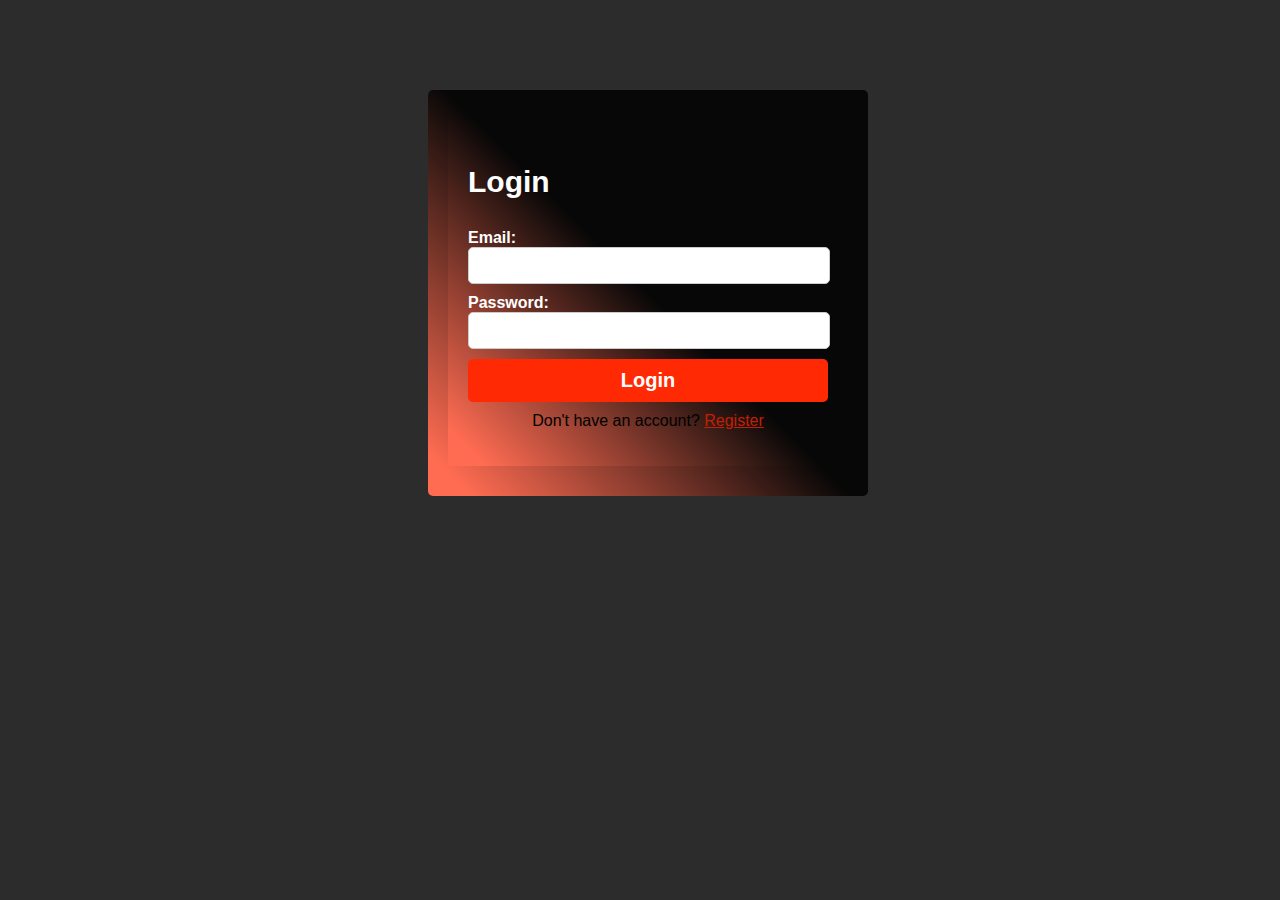
<file: index.html>
<!DOCTYPE html>
<html lang="en">

<head>
    <meta charset="UTF-8">
    <meta http-equiv="X-UA-Compatible" content="IE=edge">
    <meta name="viewport" content="width=device-width, initial-scale=1.0">
    <title>Login</title>
    <link rel="stylesheet" href="style.css" />
</head>
<script>
    function validateLoginForm(event) {
        event.preventDefault();

        var email = document.querySelector('input[type="email"][placeholder="Email Address"]').value;
        var password = document.querySelector('input[type="password"][placeholder="Password"]').value;

        if (email.trim() === "") {
            alert("Please enter your email address.");
            return false;
        }

        if (!isValidEmail(email)) {
            alert("Please enter a valid email address.");
            return false;
        }

        if (password.trim() === "") {
            alert("Please enter a password.");
            return false;
        }

        return true;
    }

    function isValidEmail(email) {
        // Regular expression for email validation
        var emailRegex = /^[^\s@]+@[^\s@]+\.[^\s@]+$/;
        return emailRegex.test(email);
    }
</script>

<body>
    <div class="main">
        <div class="container">
            <h2>Login</h2>
            <form action="login.php" method="POST">
                <div class="form-group">
                    <label for="email">Email:</label>
                    <input type="email" id="email" name="email" required>
                </div>
                <div class="form-group">
                    <label for="password">Password:</label>
                    <input type="password" id="password" name="password" required>
                </div>
                <div class="login">
                    <input type="submit" value="Login">
                </div>
            </form>
            <p>Don't have an account? <a href="register.html">Register</a></p>
        </div>
        <h1 class="watermark">
            COWBOY
        </h1>
    </div>
</body>

</html>
</file>
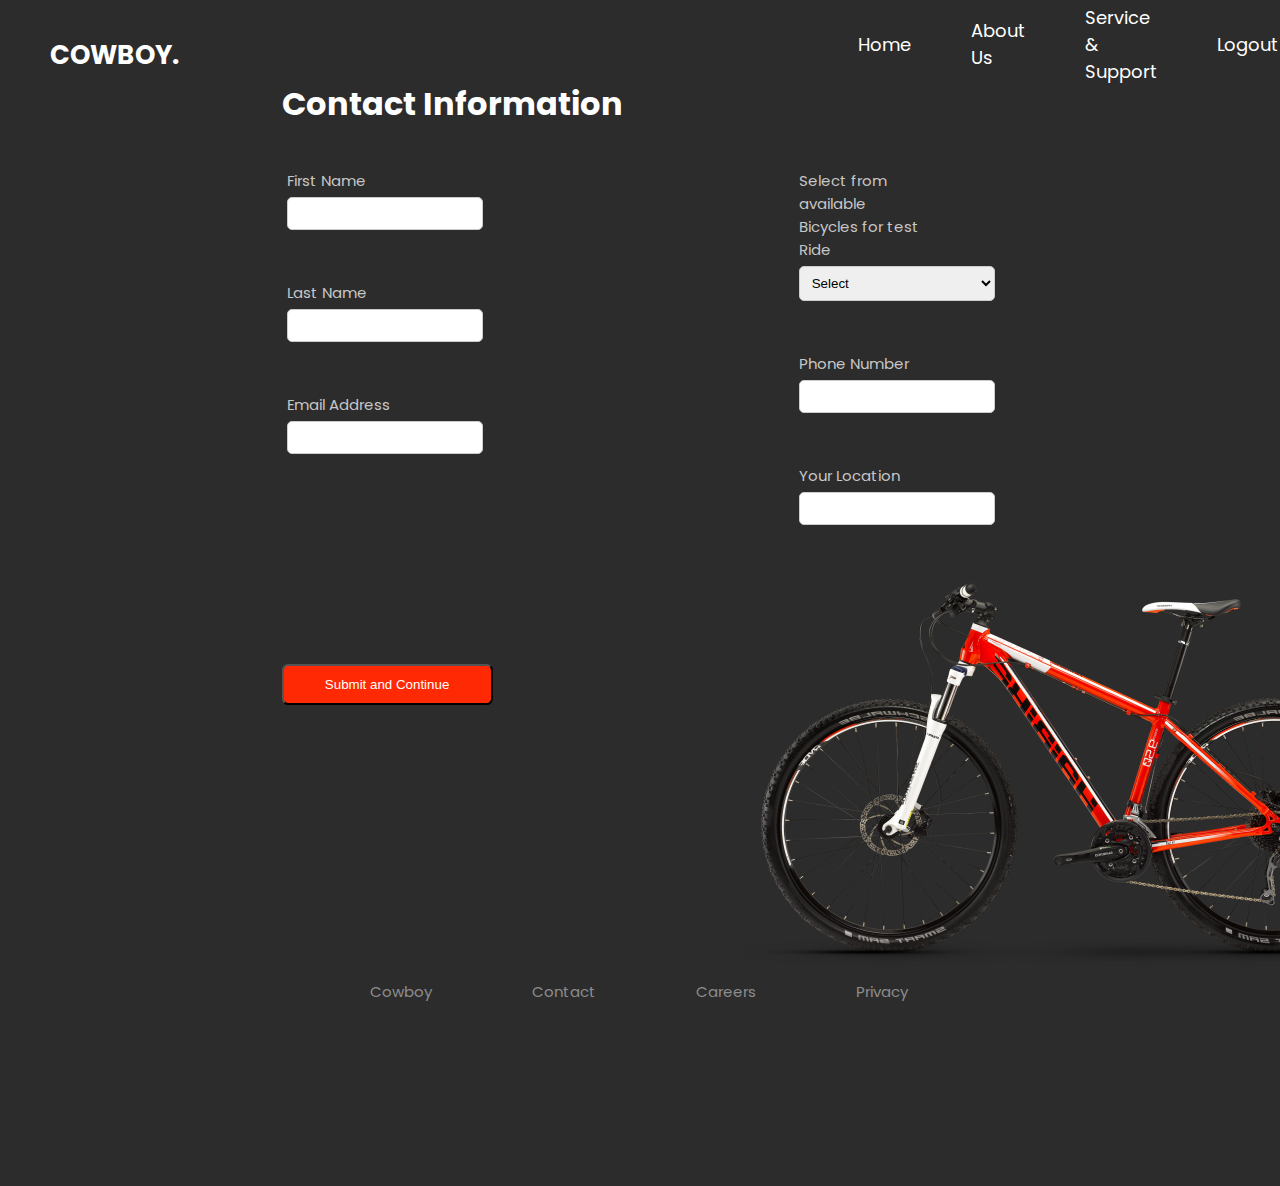
<file: Contact.html>
<!DOCTYPE html>
<html lang="en">

<head>
    <meta charset="UTF-8">
    <meta http-equiv="X-UA-Compatible" content="IE=edge">
    <meta name="viewport" content="width=device-width, initial-scale=1.0">
    <title>Contact</title>
    <link rel="stylesheet" href="Contact.css">
    <link rel="stylesheet" href="https://cdnjs.cloudflare.com/ajax/libs/font-awesome/6.4.0/css/all.min.css"
        integrity="sha512-iecdLmaskl7CVkqkXNQ/ZH/XLlvWZOJyj7Yy7tcenmpD1ypASozpmT/E0iPtmFIB46ZmdtAc9eNBvH0H/ZpiBw=="
        crossorigin="anonymous" referrerpolicy="no-referrer" />

    <link rel="preconnect" href="https://fonts.googleapis.com">
    <link rel="preconnect" href="https://fonts.gstatic.com" crossorigin>
    <link href="https://fonts.googleapis.com/css2?family=Poppins:wght@500;600&display=swap" rel="stylesheet">



</head>

<body>
    <div class="container">
        <header>
            <nav>
                <div class="logo">COWBOY.</div>
                <ul>
                    <li><a href="main.html">Home</a></li>
                    <li><a href="main.html">About Us</a></li>
                    <li><a href="Contact.html">Service & Support</a></li>
                    <li><a href="index.html">Logout</a></li>
                </ul>
            </nav>

        </header>
        <h1>Contact Information</h1>
        <form action="Contact.php" method="POST">
            <div class="form-row">
                <div class="form-column">
                    <label for="firstname">First Name</label>
                    <input type="text" id="firstname" name="firstname" required>
                    <label for="lastname">Last Name</label>
                    <input type="text" id="lastname" name="lastname" required>
                    <label for="email">Email Address</label>
                    <input type="email" id="email" name="email" required>
                </div>
                <div class="form-column">
                    <label for="bicycle">Select from available Bicycles for test Ride</label>
                    <select id="bicycle" name="bicycle" required>
                        <option value="">Select</option>
                        <option value="Mountain Bike">Mountain Bike</option>
                        <option value="Road Bike">Road Bike</option>
                        <option value="City Bike">City Bike</option>
                        <option value="Hybrid Bike">Hybrid Bike</option>
                        <option value="Trail Bike">Trail Bike</option>
                        <option value="Enduro Bike">Enduro Bike</option>
                        <option value="Fat Bike">Fat Bike</option>
                        <option value="Cross-Country Bike">Cross-Country Bike</option>
                        <option value="Downhill Bike">Downhill Bike</option>
                    </select>
                    <label for="phone">Phone Number</label>
                    <input type="number" id="phone" name="phone" required>
                    <label for="region">Your Location</label>
                    <input type="text" id="region" name="region" required>
                </div>
            </div>

            <!-- <input type="checkbox" id="check">
            <h5>I'm interested in Cowboy updates</h5>
            <p class="text"> By clicking "Submit & Continue" I agree to share the provided information with Cowboy to be
                contacted with more details or offers <br /> about Tesla products. I understand these calls or texts may
                use computer-assisted dialing or pre-recorded messages. This <br /> consent is not a condition of the
                test drive</p> -->
            <button class="btn" type="submit">Submit and Continue</button>
        </form>

        <h1 class="watermark">COWBOY3</h1>
        <img class="image" src="bugcycke.png" alt="Bicycle">

        <footer>
            <nav>
                <ul>
                    <li><a href="#">Cowboy</a></li>
                    <li><a href="#">Contact</a></li>
                    <li><a href="#">Careers</a></li>
                    <li><a href="#">Privacy</a></li>
                </ul>
            </nav>
        </footer>

    </div>
</body>

</html>
</file>
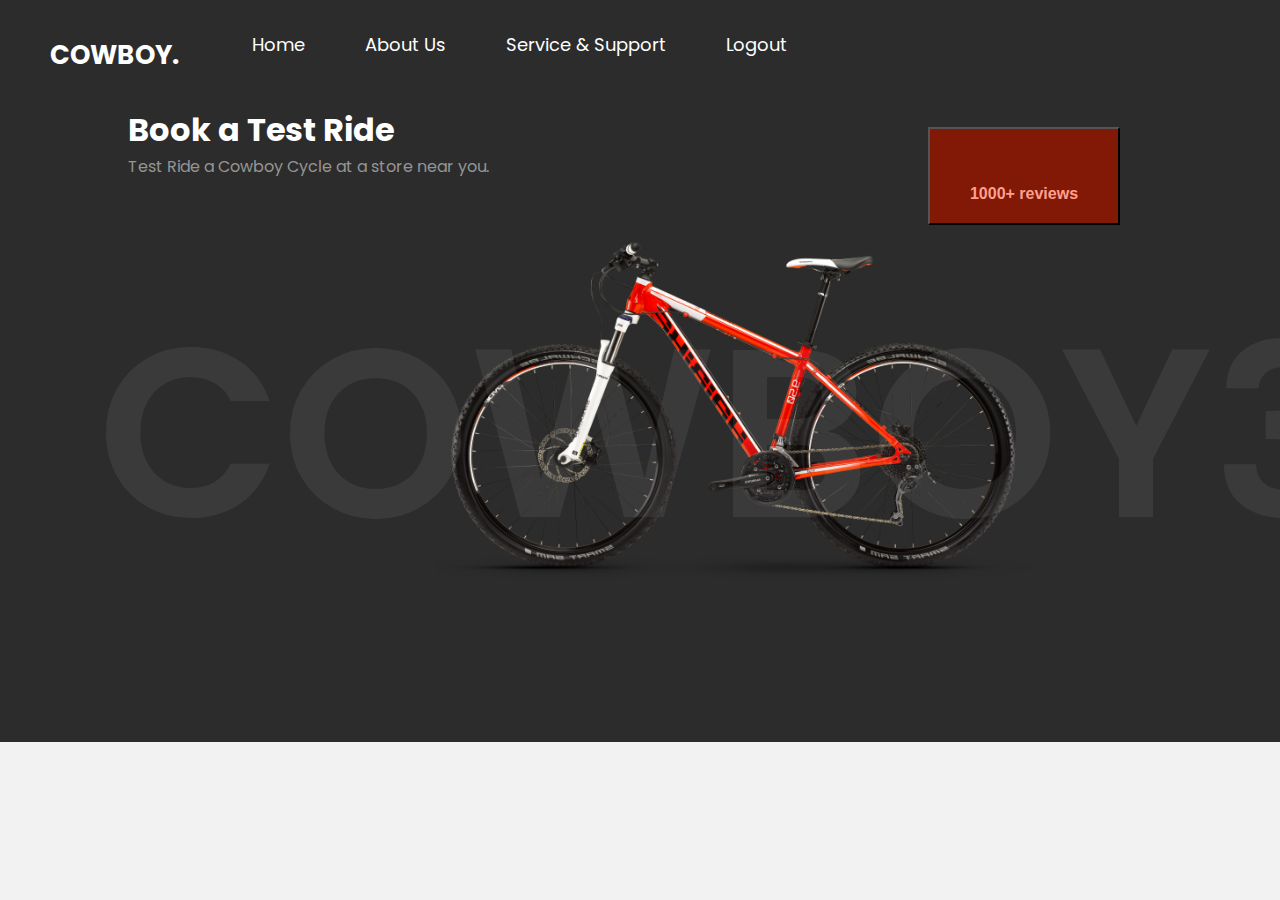
<file: LandingAnimation.html>
<!DOCTYPE html>
<html lang="en">

<head>
    <meta charset="UTF-8">
    <meta http-equiv="X-UA-Compatible" content="IE=edge">
    <meta name="viewport" content="width=device-width, initial-scale=1.0">
    <title>LandingAnimation</title>
    <link rel="stylesheet" href="LandingAnimation.css">
    <link rel="stylesheet" href="https://cdnjs.cloudflare.com/ajax/libs/font-awesome/6.4.0/css/all.min.css"
        integrity="sha512-iecdLmaskl7CVkqkXNQ/ZH/XLlvWZOJyj7Yy7tcenmpD1ypASozpmT/E0iPtmFIB46ZmdtAc9eNBvH0H/ZpiBw=="
        crossorigin="anonymous" referrerpolicy="no-referrer" />
    <link rel="preconnect" href="https://fonts.googleapis.com">
    <link rel="preconnect" href="https://fonts.gstatic.com" crossorigin>
    <link href="https://fonts.googleapis.com/css2?family=Poppins:wght@500;600&display=swap" rel="stylesheet">

</head>

<body>
    <div class="container">
        <header>
            <nav>
                <div class="logo">COWBOY.</div>
                <ul>
                    <li><a href="main.html">Home</a></li>
                    <li><a href="main.html">About Us</a></li>
                    <li><a href="Contact.html">Service & Support</a></li>
                    <li><a href="login.html">Logout</a></li>
                </ul>
            </nav>
        </header>

        <h1 class="watermark">COWBOY3</h1>
        <button class="btn1">
            <i class="fa-sharp fa-solid fa-star"></i>
            <i class="fa-sharp fa-solid fa-star"></i>
            <i class="fa-sharp fa-solid fa-star"></i>
            <i class="fa-sharp fa-solid fa-star"></i>
            <i class="fa-sharp fa-solid fa-star"></i>
            <br /> <br />
            1000+ reviews
        </button>
        <div class="info">
            <h1>Book a Test Ride</h1>
            <p>Test Ride a Cowboy Cycle at a store near you.</p>
        </div>
        <img class="image" src="bugcycke.png" alt="Bicycle">
    </div>
    <div class="icon">
        <a href="Contact.html">
            <i class="fa-solid fa-angle-down"></i>
        </a>
    </div>


</body>

</html>
</file>
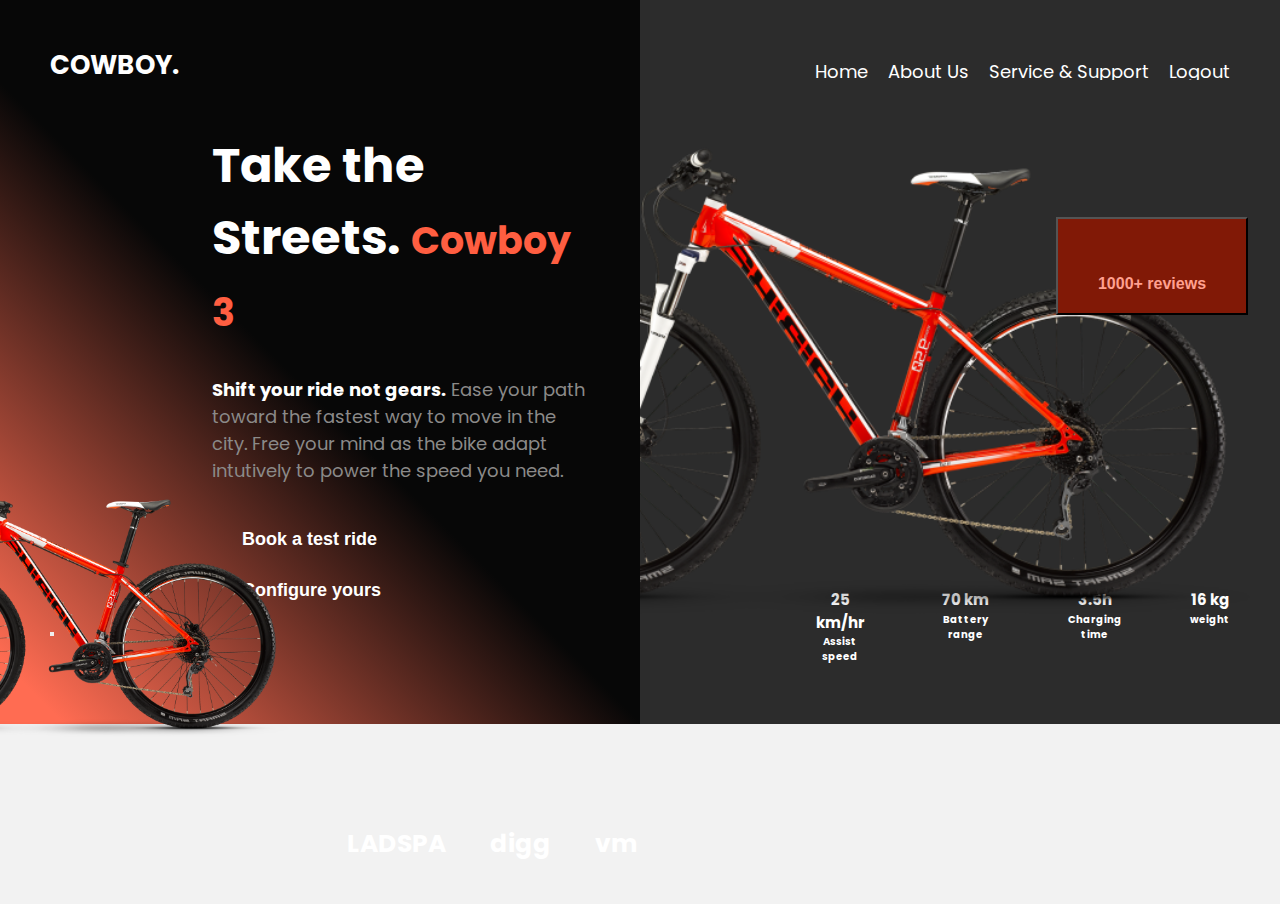
<file: main.html>
<!DOCTYPE html>
<html lang="en">

<head>
    <meta charset="UTF-8">
    <meta http-equiv="X-UA-Compatible" content="IE=edge">
    <meta name="viewport" content="width=device-width, initial-scale=1.0">
    <title>COWBOY</title>
    <link rel="stylesheet" href="main.css">

    <link rel="stylesheet" href="https://cdnjs.cloudflare.com/ajax/libs/font-awesome/6.4.0/css/all.min.css"
        integrity="sha512-iecdLmaskl7CVkqkXNQ/ZH/XLlvWZOJyj7Yy7tcenmpD1ypASozpmT/E0iPtmFIB46ZmdtAc9eNBvH0H/ZpiBw=="
        crossorigin="anonymous" referrerpolicy="no-referrer" />

    <link rel="preconnect" href="https://fonts.googleapis.com">
    <link rel="preconnect" href="https://fonts.gstatic.com" crossorigin>
    <link href="https://fonts.googleapis.com/css2?family=Poppins:wght@500;600&display=swap" rel="stylesheet">
</head>

<body>
    <header>
        <nav>
            <div class="logo">COWBOY.</div>
            <ul>
                <li><a href="main.html">Home</a></li>
                <li><a href="main.html">About Us</a></li>
                <li><a href="Contact.html">Service & Support</a></li>
                <li><a href="index.html">Logout</a></li>
            </ul>
        </nav>

    </header>

    <div class="container">
        <div class="box1">
            <div class="info">
                <h1>Take the<br />Streets. <span>Cowboy 3</span></h1>
                <p><span>Shift your ride not gears.</span> Ease your path toward the
                    fastest way to move in the city. Free your mind as the
                    bike adapt intutively to power the speed you need.</p>
                <button class="btn1">Book a test ride</button>
                <button class="btn2">Configure yours</button>
                <img src="bugcycke.png" alt="Bicycle" class="img1">
                <div class="social-links">
                    <p>LADSPA</p>
                    <p> digg</p>
                    <p>vm</p>
                </div>
            </div>
            <a href="BookARide.html">
                <button> <i class="fa-solid fa-circle-play icon"></i></button>
            </a>

        </div>


        <div class="box2">
            <img src="bugcycke.png" alt="Bicycle">
            <div class="bike-info">
                <span>25 km/hr<br />
                    <h6>Assist speed</h6>
                </span><br /><br />
                <span>70 km <br />
                    <h6>Battery range</h6>
                </span><br /><br />
                <span>3.5h <br />
                    <h6> Charging time</h6>
                </span>
                <span>16 kg <br />
                    <h6> weight</h6>
                </span>
            </div>

            <button class="btn3">
                <i class="fa-sharp fa-solid fa-star"></i>
                <i class="fa-sharp fa-solid fa-star"></i>
                <i class="fa-sharp fa-solid fa-star"></i>
                <i class="fa-sharp fa-solid fa-star"></i>
                <i class="fa-sharp fa-solid fa-star"></i>
                <br /> <br />
                1000+ reviews</button>
        </div>
    </div>
</body>

</html>
</file>
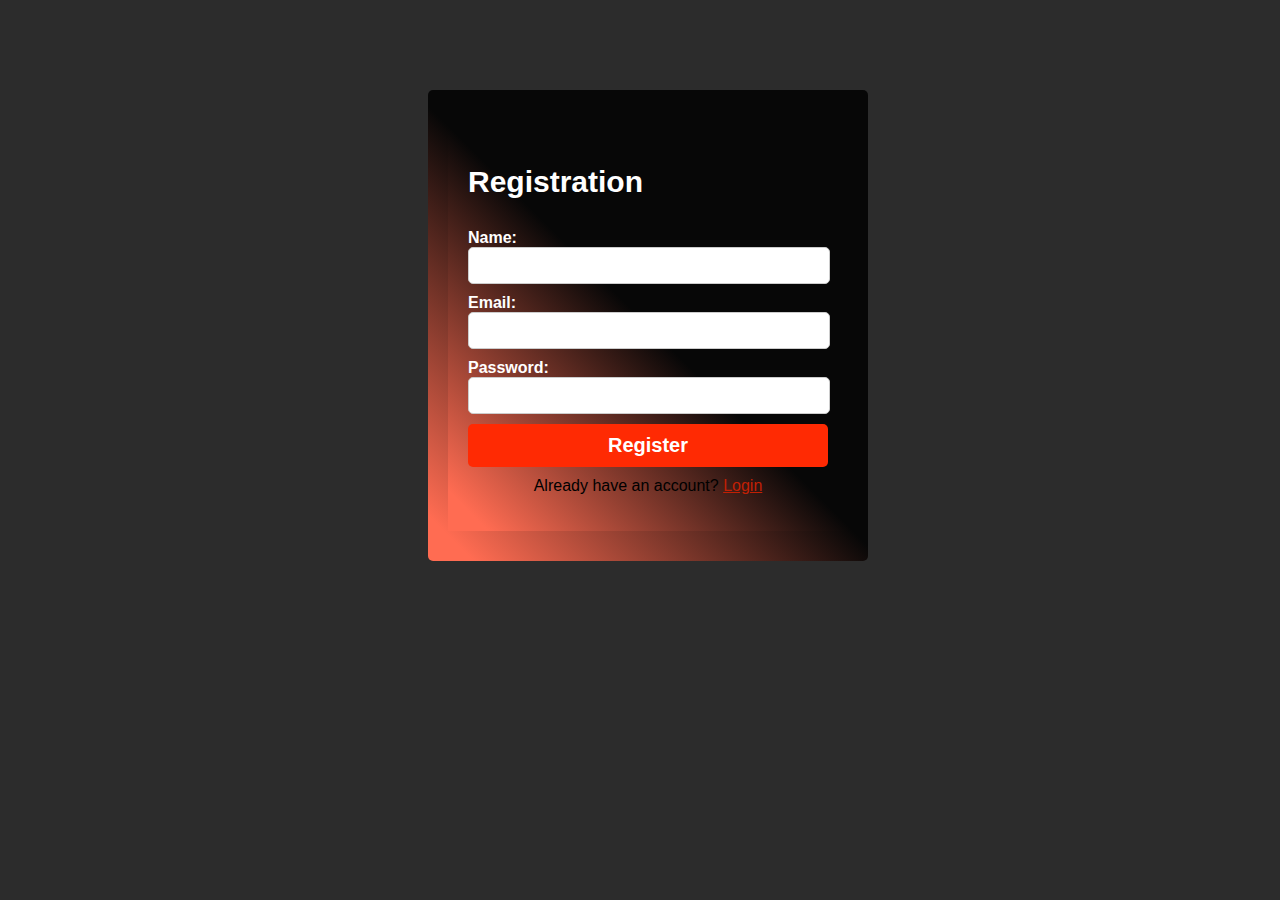
<file: register.html>
<!DOCTYPE html>
<html lang="en">

<head>
    <meta charset="UTF-8">
    <meta http-equiv="X-UA-Compatible" content="IE=edge">
    <meta name="viewport" content="width=device-width, initial-scale=1.0">
    <title>Register</title>
    <link rel="stylesheet" href="style.css" />
</head>

<script>
    function validateForm(event) {
        event.preventDefault();
        var name = document.querySelector('input[type="text"][name="name"]').value;
        var email = document.querySelector('input[type="email"][placeholder="Email Address"]').value;
        var password = document.querySelector('input[type="password"][placeholder="Password"]').value;

        if (name.trim() === "") {
            alert("Please enter your name.");
            return false;
        }

        if (email.trim() === "") {
            alert("Please enter your email address.");
            return false;
        }

        if (!isValidEmail(email)) {
            alert("Please enter a valid email address.");
            return false;
        }

        if (password.trim() === "") {
            alert("Please enter a password.");
            return false;
        }

        if (password.length < 8) {
            alert("Password must be at least 8 characters long.");
            return false;
        }

        return true;
    }

    function isValidEmail(email) {
        // Regular expression for email validation
        var emailRegex = /^[^\s@]+@[^\s@]+\.[^\s@]+$/;
        return emailRegex.test(email);
    }
</script>

<body>
    <div class="main">
        <div class="container">
            <h2>Registration</h2>
            <form action="register.php" method="POST">
                <div class="form-group">
                    <label for="name">Name:</label>
                    <input type="text" id="name" name="name" required>
                </div>
                <div class="form-group">
                    <label for="email">Email:</label>
                    <input type="email" id="email" name="email" required>
                </div>
                <div class="form-group">
                    <label for="password">Password:</label>
                    <input type="password" id="password" name="password" required>
                </div>
                <div class="login">
                    <input type="submit" value="Register">
                </div>
            </form>
            <p>Already have an account? <a href="index.html">Login</a></p>
        </div>
        <h1 class="watermark">
            COWBOY
        </h1>
    </div>
</body>

</html>
</file>
<file: style.css>
body {
  font-family: "Poppins", sans-serif;
  background-color: #2c2c2c;
  width: 100%;
  overflow-y: hidden;
}
.main {
  max-width: 400px;
  margin: 0 auto;
  padding: 30px 20px;
  /* background-color: #f2f2f2; */
  /* border: 1px solid #ccc; */
  border-radius: 5px;
  margin-top: 90px;
  scroll-behavior: auto;
  background: linear-gradient(45deg, #ff6c52 5%, #070707 50%);
}
.container {
  max-width: 400px;
  margin: 0 auto;
  padding: 20px;
  background-color: #f2f2f2;
  background: linear-gradient(45deg, #ff6c52 5%, #070707 50%);
  /* border: 1px solid #ccc;
  border-radius: 5px; */
  /* margin-top: 90px; */
}
.watermark {
  position: absolute;
  color: rgba(255, 255, 255, 0.07);
  width: 190px;
  height: 100px;
  left: 1289px;
  font-size: 175.88px;
  /* bottom: -5px; */
  line-height: 96.5%;
  transform: rotate(270deg);
}

h2 {
  text-align: center;
  font-family: "Segoe UI", Tahoma, Geneva, Verdana, sans-serif;
  font-weight: bold;
  font-size: 30px;
  color: white;
  text-align: left;
  margin-bottom: 30px;
}

.form-group {
  margin-bottom: 10px;
  margin-right: 20px;
}

label {
  display: block;
  font-family: "Segoe UI", Tahoma, Geneva, Verdana, sans-serif;
  font-weight: bold;
  color: white;
}

input[type="text"],
input[type="email"],
input[type="password"] {
  width: 100%;
  padding: 10px;
  border: 1px solid #ccc;
  border-radius: 5px;
  font-family: "Segoe UI", Tahoma, Geneva, Verdana, sans-serif;
  /* font-weight: bold; */
}

input[type="submit"] {
  width: 100%;
  padding: 10px;
  background-color: #ff2a03;
  color: white;
  border: none;
  border-radius: 5px;
  cursor: pointer;
  font-family: "Segoe UI", Tahoma, Geneva, Verdana, sans-serif;
  font-weight: bold;
  font-size: 20px;
}

p {
  text-align: center;
  margin-top: 10px;
}

a {
  color: #c22004;
}
</file>
<file: Contact.css>
* {
  margin: 0;
  padding: 0;
  box-sizing: border-box;
}

body {
  font-family: "Poppins", sans-serif;
  background-color: #2c2c2c;
  width: 100%;
  overflow-x: hidden;
}

.container {
  width: 100%;
  margin: 0 auto;

  scroll-behavior: auto;
}

nav {
  display: flex;
  justify-content: space-between;
  align-items: center;
  height: 80px;
  padding: 20px 50px;
  background-color: #2c2c2c;
}

nav .logo {
  font-size: 26px;
  font-weight: bold;
  color: #ffffff;
  font-family: "Poppins", sans-serif;
  margin-top: 30px;
}

nav ul {
  display: flex;
  list-style-type: none;
  justify-content: center;
  align-items: center;
  margin-left: 55%;
  font-family: "Poppins", sans-serif;
}

nav ul li {
  font-size: 18px;
  margin-top: 8px;
  padding: 30px;
}

nav ul li a {
  text-decoration: none;
  color: #ffffff;
}

nav ul li a:hover {
  color: #ff5e41;
}

.watermark {
  position: absolute;
  color: rgba(255, 255, 255, 0.07);
  width: 190px;
  height: 130px;
  left: 989px;
  font-size: 175.88px;
  top: -25px;
  line-height: 96.5%;
  transform: rotate(90deg);
}

.image {
  margin-left: 55%;
  scroll-behavior: auto;
  margin-bottom: 8%;
}

footer {
  text-align: center;
  color: #8c8c8c;
  position: relative;
  bottom: 160px;

  left: 0;
  width: 50%;
  font-size: 10px;
}

footer nav ul {
  margin-left: 50%;
  color: #8c8c8c;
}
footer nav ul li a {
  color: #8c8c8c;
  font-size: 15px;
  display: inline-block;
  margin: 0 20px;
}
h1 {
  color: #fff;
  margin-left: 22%;
}

.form-row {
  display: grid;
  grid-template-columns: 1fr 1fr;
  grid-gap: 0px;
  margin-bottom: 20px;
  margin-right: 20%;
}

.form-column {
  display: flex;
  flex-direction: column;
  margin-right: 20%;
}

label {
  margin-bottom: 5px;
  margin-left: 70%;
  margin-top: 10%;
  font-size: 15px;
  color: #c7c7c7;
}

input[type="text"],
input[type="email"],
input[type="number"] {
  margin-bottom: 10px;
  padding: 8px;
  border-radius: 5px;
  border: 1px solid #ccc;
  width: 48%;
  margin-left: 70%;
}

input[type="checkbox"] {
  margin-right: 10px;
  margin-left: 22%;
  padding: 15px;
}

h5 {
  margin-right: 5%;
  display: inline-block;
  color: #c7c7c7;
}
.text {
  margin-left: 22%;
  font-size: 12px;
  color: #8c8c8c;
  margin-top: 2%;
}

.btn {
  position: absolute;
  width: 211px;
  height: 41px;
  margin-left: 22%;
  top: 663.69px;

  background: #ff2a03;
  border-radius: 6.39169px;
  cursor: pointer;
  color: #fff;
}

.btn:hover {
  background-color: #0062cc;
}

select#bicycle {
  margin-bottom: 10px;
  padding: 8px;
  border-radius: 5px;
  border: 1px solid #ccc;
  width: 48%;
  margin-left: 70%;
}
</file>
<file: LandingAnimation.css>
* {
  margin: 0;
  padding: 0;
  box-sizing: border-box;
}

body {
  font-family: "Poppins", sans-serif;
  background-color: #f2f2f2;
  width: 100%;
}

.container {
  width: 100%;
  margin: 0 auto;
  background-color: #2c2c2c;
  scroll-behavior: auto;
}

nav {
  display: flex;
  justify-content: space-between;
  align-items: center;
  height: 80px;
  padding: 20px 50px;
  background-color: #2c2c2c;
}

nav .logo {
  font-size: 26px;
  font-weight: bold;
  color: #ffffff;
  font-family: "Poppins", sans-serif;
  margin-top: 30px;
}

nav ul {
  display: flex;
  list-style-type: none;
  justify-content: center;
  align-items: center;
  margin-right: 35%;
  font-family: "Poppins", sans-serif;
}

nav ul li {
  font-size: 18px;
  margin-top: 8px;
  padding: 30px;
}

nav ul li a {
  text-decoration: none;
  color: #ffffff;
}

nav ul li a:hover {
  color: #ff5e41;
}

.btn1 {
  position: absolute;
  bottom: 75%;
  padding: 20px 30px;
  font-size: 16px;
  font-weight: bold;
  width: 15%;
  left: 80%;
  transform: translateX(-50%);
  color: #ffa08f;
  background-color: #811906;
  cursor: pointer;
}

.btn1:hover {
  background-color: #fff;
  color: #e67e22;
}

.image {
  margin: auto;
  width: 663.64px;
  height: 389.56px;
  margin-left: 400.64px;
  margin-top: 3%;
  margin-bottom: 10%;
}

.icon {
  display: block;
}

.icon a {
  position: absolute;
  left: 48.71%;
  right: 49.96%;
  top: 88.65%;
  bottom: 1.65%;
  font-weight: bold;
  font-size: 60px;
  color: #ff7676;
}

.watermark {
  position: absolute;
  width: 1145px;
  height: 232px;
  left: 98px;
  top: 318px;

  font-family: "Poppins";
  font-style: normal;
  font-weight: 600;
  font-size: 240.09px;
  line-height: 96.5%;
  /* identical to box height, or 232px */

  color: rgba(255, 255, 255, 0.07);
}
.info {
  margin-left: 10%;
  margin-top: 2%;
}

h1 {
  color: #ffffff;
}

p {
  color: #959595;
}
</file>
<file: main.css>
/* General styles */

* {
  margin: 0;
  padding: 0;
  box-sizing: border-box;
}

body {
  font-family: "Poppins", sans-serif;
  background-color: #f2f2f2;
  width: 100%;
}

.container {
  width: 100%;
  margin: 0 auto;
  display: flex;
}

/* Box 1 styles */

.box1 {
  flex-basis: 50%;
  padding: 50px;

  background: linear-gradient(45deg, #ff6c52 5%, #070707 50%);
  z-index: 2;
}
.info {
  margin-left: 30%;
}
.icon {
  position: absolute;
  top: 55%;

  left: 50%;
  transform: translate(-50%, -50%);
  color: #fff;
  font-size: 48px;
  cursor: pointer;
}

.icon:hover {
  opacity: 0.7;
}

nav {
  display: flex;
  justify-content: space-between;
  align-items: center;
  height: 80px;
  padding: 20px 50px;
  background: linear-gradient(to right, #070707 50%, #2c2c2c 50%);
}

nav .logo {
  font-size: 26px;
  font-weight: bold;
  color: #ffffff;
  font-family: "Poppins", sans-serif;
  margin-top: 50px;
}

nav ul {
  display: flex;
  list-style-type: none;
  margin: 0;
  font-family: "Poppins", sans-serif;
}

nav ul li {
  margin-right: 20px;
  font-size: 18px;
  margin-top: 15%;
}

nav ul li:last-child {
  margin-right: 0;
}

nav ul li a {
  text-decoration: none;
  color: #ffffff;
}

nav ul li a:hover {
  color: #ff5e41;
}

.box1 h1 {
  font-size: 48px;
  margin-bottom: 30px;
  color: #ffffff;
}

.box1 h1 span {
  color: #ff5e41;
  font-size: 38px;
  font-weight: bold;
}

.box1 p {
  font-size: 18px;
  margin-bottom: 30px;
  line-height: 1.5;
  color: #8b8a89;
}

.box1 p span {
  font-weight: bold;
  color: #ffffff;
}

.btn1,
.btn2 {
  display: inline-block;
  padding: 15px 30px;
  margin-right: 20px;
  font-size: 18px;
  font-weight: bold;

  color: #fff;
  /* background-color: #ff2a03; */
  border: none;
  border-radius: 10px;
  cursor: pointer;
  transition: all 0.3s ease-in-out;
}
.btn2 {
  background-color: transparent;
  color: #ffffff;
}
.btn1 {
  background-color: transparent;
  color: #ffffff;
}

.btn1:hover,
.btn2:hover {
  background-color: #ff2a03;
}

.box1 img {
  position: absolute;
  width: 490.45px;
  height: 285.69px;
  left: -178.59px;
  top: 470.97px;
}

.box1 .social-links {
  position: absolute;
  left: 26.2%;
  right: 68.99%;
  top: 90.3%;

  margin-right: 50px;

  font-weight: bold;

  display: flex;
  justify-content: space-between;
}
.box1 .social-links p {
  margin-right: 20px;
  padding: 12px;
  color: #ffffff;
  font-size: 25px;
}

/* Box 2 styles */

.box2 {
  flex-basis: 50%;
  padding: 50px;
  background-color: #2c2c2c;
  color: #fff;
  text-align: center;
  width: 100%;
}

.box2 .btn3 {
  position: absolute;
  bottom: 65%;
  padding: 20px 30px;
  font-size: 16px;
  font-weight: bold;
  width: 15%;
  left: 90%;
  transform: translateX(-50%);
  color: #ffa08f;
  background-color: #811906;
  cursor: pointer;
}

.btn3:hover {
  background-color: #fff;
  color: #e67e22;
}

.box2 img {
  position: absolute;
  width: 912.36px;
  height: 535.56px;
  left: 380.73px;
  top: 115.42px;
}

.box2 .bike-info {
  display: flex;
  margin-top: 85%;
  font-size: 15px;
  font-weight: bold;
  line-height: 1.5;
  margin-bottom: 10px;
  margin-left: 60px;
}
.bike-info span {
  padding-left: 60px;
}

.box2 span:nth-child(odd) {
  font-size: 15px;
}

.contianer .bike-info h6 {
  color: #8b8a89;
}
</file>
